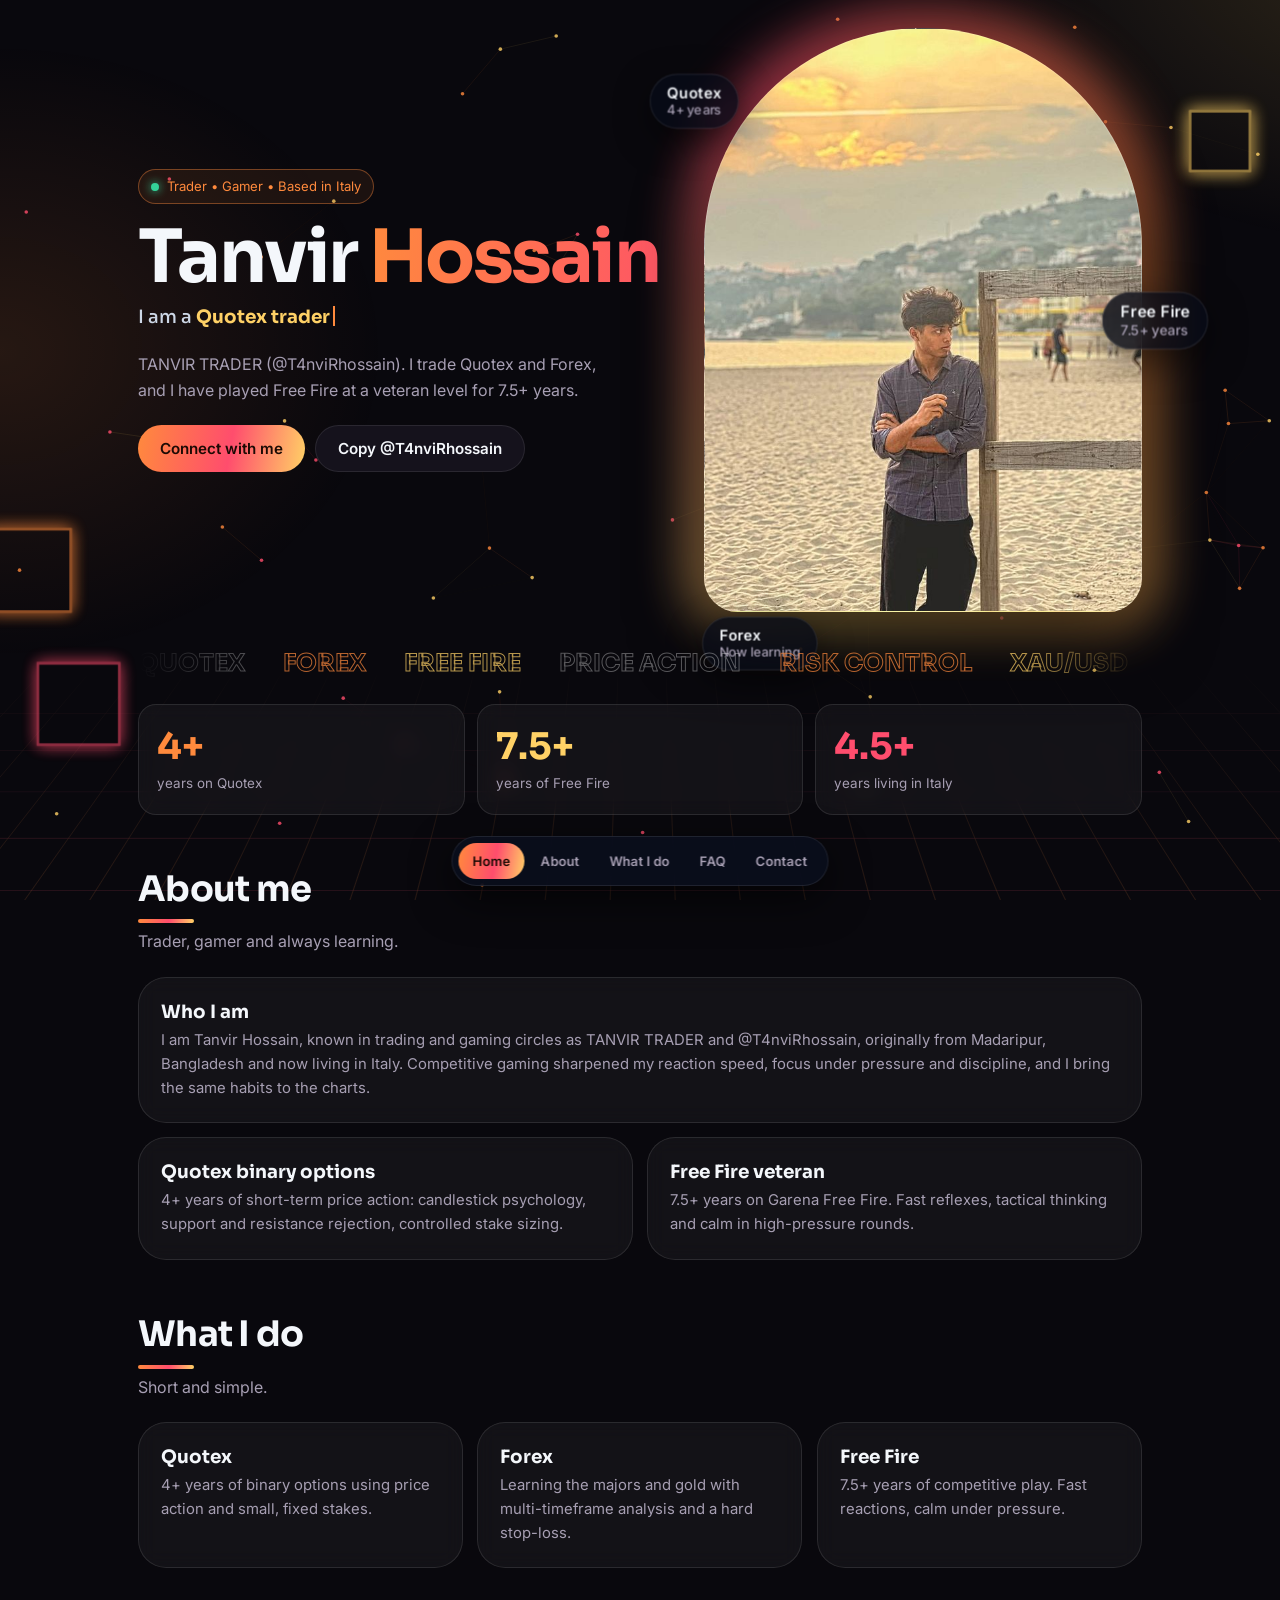
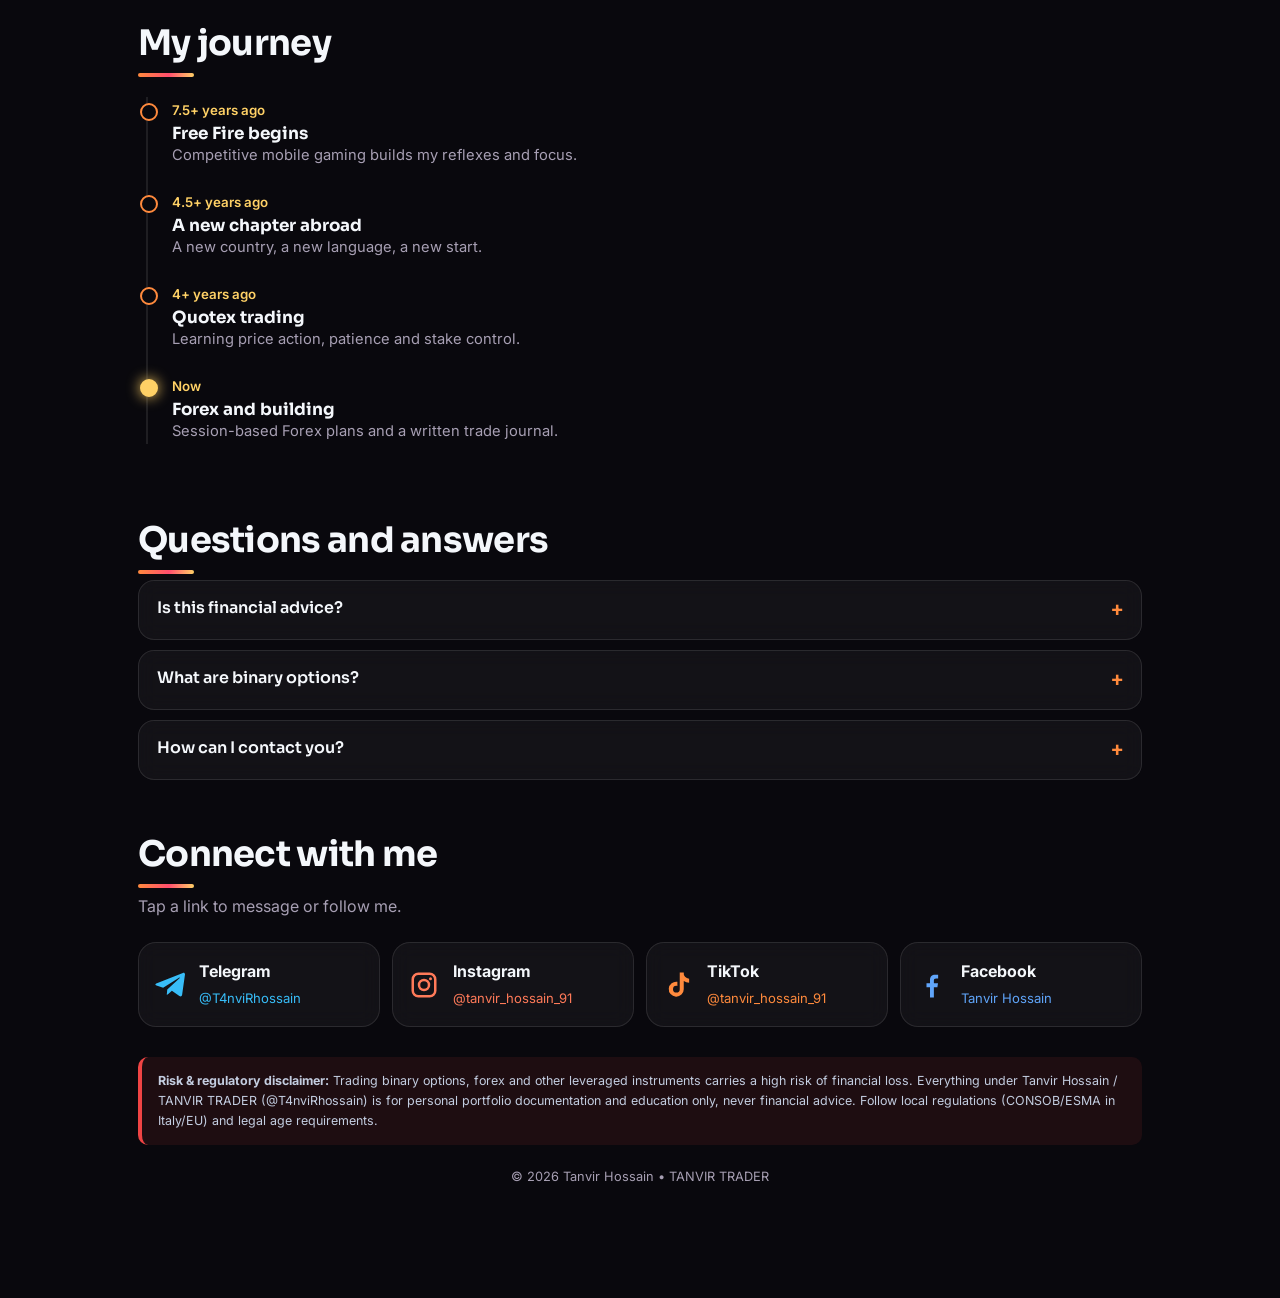
<file: index.html>
<!DOCTYPE html>
<html lang="en">
<head>
<meta charset="UTF-8" />
<meta name="viewport" content="width=device-width, initial-scale=1, viewport-fit=cover" />
<meta name="google-site-verification" content="UdOtcBcV9M1EGRVM60NECrWl9JPXjtpVkQw_QRxQGQQ" />
<meta name="theme-color" content="#09080d" />
<title>Tanvir Hossain (@T4nviRhossain) | TANVIR TRADER &amp; Free Fire Veteran</title>
<meta name="description" content="Official portfolio of Tanvir Hossain (TANVIR TRADER / @T4nviRhossain). Based in Italy, roots in Madaripur, Bangladesh. 4+ years Quotex, Forex trader, 7.5+ years Free Fire veteran." />
<meta name="keywords" content="Tanvir Hossain, TANVIR TRADER, T4nviRhossain, tanvir_hossain_91, Madaripur, Quotex Trader, Forex Trader, Free Fire Veteran" />
<meta name="author" content="Tanvir Hossain" />
<link rel="canonical" href="https://t4nvirhossain.github.io/" />
<meta property="og:type" content="website" />
<meta property="og:url" content="https://t4nvirhossain.github.io/" />
<meta property="og:title" content="Tanvir Hossain | TANVIR TRADER (@T4nviRhossain)" />
<meta property="og:description" content="Italy | Madaripur, BD • 4+ yrs Quotex & Forex • 7.5+ yrs Free Fire veteran." />
<meta property="og:image" content="https://t4nvirhossain.github.io/profile.jpg" />
<script type="application/ld+json">
{"@context":"https://schema.org","@type":"Person","name":"Tanvir Hossain","alternateName":["TANVIR TRADER","T4nviRhossain","tanvir_hossain_91"],"url":"https://t4nvirhossain.github.io/","image":"https://t4nvirhossain.github.io/profile.jpg","jobTitle":"Market Trader & Gaming Veteran","homeLocation":{"@type":"Country","name":"Italy"},"birthPlace":{"@type":"Place","address":{"@type":"PostalAddress","addressLocality":"Madaripur","addressCountry":"Bangladesh"}},"sameAs":["https://t.me/T4nviRhossain","https://www.instagram.com/tanvir_hossain_91","https://www.tiktok.com/@tanvir_hossain_91"]}
</script>
<link rel="preconnect" href="https://fonts.googleapis.com" />
<link rel="preconnect" href="https://fonts.gstatic.com" crossorigin />
<link href="https://fonts.googleapis.com/css2?family=Sora:wght@500;700;800&family=Inter:wght@400;500;600&display=swap" rel="stylesheet" />
<style>
:root{
  --photo:url("[data-uri]");
  --bg:#09080d;--card:#15121c;--line:rgba(255,255,255,.09);--ink:#f4f7fb;--mut:#a79fb3;
  --cy:#ff8a3d;--vi:#ff4d6d;--gold:#ffd166;
  --disp:Sora,system-ui,sans-serif;--body:Inter,system-ui,-apple-system,"Segoe UI",Roboto,sans-serif;
}
*{margin:0;padding:0;box-sizing:border-box}
html{scroll-behavior:smooth;scroll-padding-top:16px;-webkit-text-size-adjust:100%}
body{font:400 16px/1.6 var(--body);background:var(--bg);color:var(--ink);overflow-x:hidden;
  padding-bottom:110px;-webkit-tap-highlight-color:transparent}
body::before{content:"";position:fixed;inset:0;z-index:-2;
  background:radial-gradient(60vmax 40vmax at 85% -5%,rgba(255,209,102,.16),transparent 60%),
  radial-gradient(50vmax 40vmax at 0% 30%,rgba(255,138,61,.12),transparent 60%),
  radial-gradient(50vmax 40vmax at 100% 100%,rgba(255,77,109,.14),transparent 60%)}
#bg{position:fixed;inset:0;width:100%;height:100%;z-index:-1;pointer-events:none}
a{color:inherit;text-decoration:none}
:focus-visible{outline:2px solid var(--cy);outline-offset:3px;border-radius:10px}
.wrap{max-width:1040px;margin:0 auto;padding:0 18px}
section{padding:54px 0 0}
h2{font:700 clamp(1.5rem,4.6vw,2.2rem)/1.15 var(--disp);letter-spacing:-.02em;margin-bottom:6px}
.lead{color:var(--mut);max-width:56ch;margin-bottom:22px}

/* hero */
.hero{display:grid;grid-template-columns:1.1fr .9fr;gap:30px;align-items:center;padding-top:max(28px,env(safe-area-inset-top))}
@media(max-width:800px){.hero{grid-template-columns:1fr}.pic-wrap{order:-1;max-width:330px;margin:0 auto}}
.tag{display:inline-flex;gap:8px;align-items:center;font-size:.82rem;color:var(--cy);border:1px solid rgba(255,138,61,.4);
  background:rgba(255,138,61,.08);padding:6px 12px;border-radius:99px}
.tag i{width:8px;height:8px;border-radius:50%;background:#34d399;box-shadow:0 0 10px #34d399;animation:pl 1.6s infinite}
@keyframes pl{50%{opacity:.3;transform:scale(.7)}}
h1{font:700 clamp(2.5rem,9vw,4.6rem)/1.02 var(--disp);letter-spacing:-.035em;margin:16px 0 10px}
h1 span{background:linear-gradient(95deg,var(--cy),var(--vi) 55%,var(--gold));-webkit-background-clip:text;background-clip:text;color:transparent}
.role{font:500 1.15rem var(--disp);color:var(--soft,#cdd7e6);min-height:1.9em}
.role b{color:var(--gold);font-weight:700}
.role u{display:inline-block;width:2px;height:1.1em;background:var(--cy);vertical-align:-3px;margin-left:3px;animation:bl 1s steps(1) infinite}
@keyframes bl{50%{opacity:0}}
.sub{color:var(--mut);margin:12px 0 22px;max-width:48ch}
.cta{display:flex;gap:10px;flex-wrap:wrap}
.btn{position:relative;overflow:hidden;display:inline-flex;align-items:center;gap:8px;padding:13px 22px;border-radius:14px;
  font:600 .95rem var(--body);cursor:pointer;border:1px solid var(--line);color:var(--ink);background:var(--card);transition:transform .15s,border-color .2s}
.btn.main{border:0;color:#04101a;background:linear-gradient(95deg,var(--cy),var(--vi))}
.btn:hover{border-color:var(--cy)}.btn:active{transform:scale(.94)}
.rip{position:absolute;border-radius:50%;background:rgba(255,255,255,.35);transform:scale(0);animation:rp .6s linear;pointer-events:none}
@keyframes rp{to{transform:scale(4);opacity:0}}

.pic-wrap{perspective:1000px;position:relative}
.frame{position:relative;transform-style:preserve-3d;will-change:transform}
.frame::before{content:"";position:absolute;inset:-14px;border-radius:38px;z-index:-1;
  background:conic-gradient(from 200deg,var(--gold),var(--vi),var(--cy),var(--gold));filter:blur(26px);opacity:.55}
.pic{aspect-ratio:3/4;border-radius:30px;background:var(--photo) 50% 30%/cover;border:1px solid rgba(255,255,255,.18);
  box-shadow:0 30px 70px rgba(0,0,0,.6)}
.chip{position:absolute;padding:8px 14px;border-radius:14px;font:600 .8rem var(--body);white-space:nowrap;
  background:rgba(8,12,24,.82);border:1px solid var(--line);backdrop-filter:blur(8px);-webkit-backdrop-filter:blur(8px);
  box-shadow:0 10px 30px rgba(0,0,0,.5);animation:fl 5s ease-in-out infinite}
.chip small{display:block;color:var(--mut);font-weight:500;font-size:.7rem}
.c1{left:-14px;top:14%;transform:translateZ(70px)}
.c2{right:-12px;top:46%;transform:translateZ(90px);animation-delay:-1.6s}
.c3{left:6%;bottom:-14px;transform:translateZ(60px);animation-delay:-3s}
@keyframes fl{50%{translate:0 -9px}}

#bar{position:fixed;top:0;left:0;height:3px;width:100%;transform-origin:0 50%;transform:scaleX(0);z-index:30;background:linear-gradient(90deg,var(--cy),var(--vi),var(--gold))}
#glow{position:fixed;left:0;top:0;width:420px;height:420px;border-radius:50%;pointer-events:none;z-index:-1;opacity:0;transition:opacity .5s;
  background:radial-gradient(circle,rgba(255,138,61,.17),rgba(255,77,109,.08) 45%,transparent 68%);will-change:transform}
@keyframes up{from{opacity:0;transform:translateY(26px) scale(.98)}to{opacity:1;transform:none}}
.hero>div:first-child>*{animation:up .9s cubic-bezier(.2,.7,.2,1) both}
.hero>div:first-child>:nth-child(2){animation-delay:.1s}.hero>div:first-child>:nth-child(3){animation-delay:.2s}
.hero>div:first-child>:nth-child(4){animation-delay:.3s}.hero>div:first-child>:nth-child(5){animation-delay:.4s}
.pic-wrap{animation:up 1.1s .25s cubic-bezier(.2,.7,.2,1) both}
.marq{overflow:hidden;margin-top:36px;-webkit-mask-image:linear-gradient(90deg,transparent,#000 12%,#000 88%,transparent);mask-image:linear-gradient(90deg,transparent,#000 12%,#000 88%,transparent)}
.marq div{display:flex;width:max-content;animation:mq 26s linear infinite}
.marq span{padding-right:38px;font:700 1.5rem var(--disp);white-space:nowrap;color:transparent;-webkit-text-stroke:1px rgba(255,255,255,.32)}
.marq span:nth-child(3n+2){-webkit-text-stroke-color:rgba(255,138,61,.7)}
.marq span:nth-child(3n){-webkit-text-stroke-color:rgba(255,209,102,.7)}
@keyframes mq{to{transform:translateX(-50%)}}
.bx:active,.sl:active{filter:brightness(1.18)}
/* stats */
.stats{display:grid;grid-template-columns:repeat(auto-fit,minmax(150px,1fr));gap:12px;margin-top:26px}
.stat{padding:18px;border-radius:18px;background:var(--card);border:1px solid var(--line)}
.stat b{display:block;font:700 2rem var(--disp);color:var(--cy)}
.stat:nth-child(2) b{color:var(--gold)}.stat:nth-child(3) b{color:var(--vi)}
.stat span{font-size:.84rem;color:var(--mut)}

/* bento */
.bento{display:grid;grid-template-columns:repeat(6,1fr);gap:14px}
.bx{position:relative;overflow:hidden;padding:22px;border-radius:22px;background:var(--card);border:1px solid var(--line);
  transition:border-color .2s;touch-action:manipulation;will-change:transform}
.bx::after{content:"";position:absolute;inset:0;pointer-events:none;opacity:0;transition:opacity .2s;
  background:radial-gradient(240px circle at var(--mx,50%) var(--my,50%),rgba(255,138,61,.18),transparent 70%)}
.bx.hot{border-color:rgba(255,138,61,.55)}.bx.hot::after{opacity:1}
.bx h3{font:700 1.15rem var(--disp);margin-bottom:6px}
.bx p{color:var(--mut);font-size:.93rem}
.s4{grid-column:span 4}.s3{grid-column:span 3}.s2{grid-column:span 2}.s6{grid-column:span 6}
@media(max-width:800px){.s4,.s3,.s2{grid-column:span 6}}
.route svg{width:100%;height:auto;margin-top:8px}
.route path{stroke:var(--cy);stroke-width:2;fill:none;stroke-dasharray:6 6;animation:dash 1.4s linear infinite}
@keyframes dash{to{stroke-dashoffset:-24}}
.pairs{display:flex;flex-wrap:wrap;gap:8px;margin-top:12px}
.pairs span{padding:6px 12px;border-radius:99px;background:rgba(255,138,61,.1);border:1px solid rgba(255,138,61,.3);font:600 .8rem var(--disp);color:var(--cy)}

/* calculator */
.calc{display:grid;grid-template-columns:1fr 1fr;gap:22px}
@media(max-width:800px){.calc{grid-template-columns:1fr}}
label{display:block;font-size:.82rem;color:var(--mut);margin:10px 0 5px}
input{width:100%;padding:12px 14px;border-radius:12px;border:1px solid var(--line);background:#0a1020;color:var(--ink);font:500 1rem var(--body)}
.out{display:grid;gap:10px;align-content:center}
.out div{padding:16px;border-radius:16px;background:#0a1020;border:1px solid var(--line)}
.out b{display:block;font:700 1.7rem var(--disp);color:var(--gold)}
.out span{font-size:.8rem;color:var(--mut)}
.note{font-size:.78rem;color:var(--mut);margin-top:12px}

/* project */
.proj{display:grid;grid-template-columns:1fr 1fr;gap:22px;align-items:center}
@media(max-width:800px){.proj{grid-template-columns:1fr}}
.mock{aspect-ratio:16/10;border-radius:18px;border:1px solid rgba(140,255,0,.35);position:relative;overflow:hidden;
  background:linear-gradient(160deg,#07110c,#0a1b14);display:grid;place-items:center}
.mock::before{content:"";position:absolute;left:-40%;right:-40%;bottom:-30%;height:70%;transform:perspective(300px) rotateX(62deg);
  background:repeating-linear-gradient(90deg,rgba(25,230,193,.45) 0 1px,transparent 1px 36px),repeating-linear-gradient(0deg,rgba(140,255,0,.4) 0 1px,transparent 1px 36px);
  animation:gm 3s linear infinite}
@keyframes gm{to{background-position:0 0,0 36px}}
.mock b{position:relative;font:700 clamp(1.4rem,5vw,2.1rem) var(--disp);color:#8cff00;text-shadow:0 0 24px rgba(140,255,0,.6)}
.mock b em{font-style:normal;color:#fff}
.mock small{position:absolute;bottom:12px;left:14px;color:#19e6c1;font-size:.75rem}
.ft{display:flex;flex-wrap:wrap;gap:8px;margin:14px 0 18px}
.ft span{padding:5px 11px;border-radius:99px;border:1px solid var(--line);font-size:.78rem;color:var(--mut)}

/* journey */
.tl{position:relative;margin-left:8px;padding-left:24px;border-left:2px solid var(--line)}
.tl div{position:relative;margin-bottom:22px}
.tl div::before{content:"";position:absolute;left:-32px;top:6px;width:14px;height:14px;border-radius:50%;background:var(--bg);border:2px solid var(--cy)}
.tl div:last-child::before{background:var(--gold);border-color:var(--gold);box-shadow:0 0 14px var(--gold)}
.tl small{color:var(--gold);font-weight:600}.tl b{display:block;font:700 1.05rem var(--disp)}.tl p{color:var(--mut);font-size:.92rem}

/* social */
.soc{display:grid;grid-template-columns:repeat(auto-fit,minmax(220px,1fr));gap:12px}
.sl{position:relative;overflow:hidden;display:flex;align-items:center;gap:14px;padding:16px;border-radius:18px;background:var(--card);
  border:1px solid var(--line);transition:transform .2s,border-color .2s,box-shadow .2s;--c:var(--cy)}
.sl:hover,.sl:focus-visible{transform:translateY(-4px);border-color:var(--c);box-shadow:0 12px 30px rgba(0,0,0,.45)}
.sl:active{transform:scale(.95)}
.sl svg{width:30px;height:30px;fill:var(--c);flex:none}
.sl b{display:block}.sl span{font-size:.82rem;color:var(--c)}
.tg{--c:#38bdf8}.ig{--c:#ff7a59}.fb{--c:#60a5fa}.tt{--c:#ff8a3d}
.warn{margin-top:30px;padding:14px 16px;border-left:4px solid #ef4444;border-radius:10px;background:rgba(239,68,68,.09);font-size:.78rem;color:#c3cde0}
footer{text-align:center;color:var(--mut);font-size:.8rem;margin-top:22px}

/* floating nav */
nav{position:fixed;left:50%;bottom:max(14px,env(safe-area-inset-bottom));transform:translateX(-50%);z-index:20;display:flex;gap:2px;
  padding:6px;border-radius:99px;background:rgba(10,15,30,.85);border:1px solid var(--line);backdrop-filter:blur(14px);-webkit-backdrop-filter:blur(14px);
  box-shadow:0 14px 40px rgba(0,0,0,.6);max-width:calc(100vw - 20px)}
nav a{padding:10px 14px;border-radius:99px;font:600 .82rem var(--body);color:var(--mut);transition:.2s;white-space:nowrap}
nav a:hover,nav a.on{background:linear-gradient(95deg,rgba(255,138,61,.2),rgba(255,77,109,.2));color:#fff}
@media(max-width:420px){nav a{padding:10px 10px;font-size:.76rem}}

.js .rv{opacity:0;transform:translateY(22px);transition:opacity .7s,transform .7s cubic-bezier(.2,.7,.2,1)}
.js .rv.in{opacity:1;transform:none}
.js .rv.in.done{transition:transform .25s,border-color .2s,box-shadow .2s}
.js .bx.rv.in.done{transition:border-color .2s}
@media(prefers-reduced-motion:reduce){#glow,#bar{display:none}*,*::before,*::after{animation:none!important;transition:none!important}.js .rv{opacity:1;transform:none}#bg{display:none}}

#fx{position:fixed;inset:0;z-index:-1;overflow:hidden;perspective:900px;pointer-events:none}
.gr{position:absolute;left:-60%;right:-60%;bottom:-20%;height:55%;transform:rotateX(65deg);animation:gg 4s linear infinite;opacity:.6;
  background:repeating-linear-gradient(90deg,rgba(255,138,61,.32) 0 1px,transparent 1px 60px),repeating-linear-gradient(0deg,rgba(255,77,109,.32) 0 1px,transparent 1px 60px);
  -webkit-mask-image:linear-gradient(transparent,#000);mask-image:linear-gradient(transparent,#000)}
@keyframes gg{to{background-position:0 0,0 60px}}
.cb{position:absolute;width:78px;height:78px;transform-style:preserve-3d;animation:cs 18s linear infinite;opacity:.55}
.cb i{position:absolute;inset:0;border:2px solid;box-shadow:0 0 14px currentColor}
.cb i:nth-child(1){transform:translateZ(39px)}.cb i:nth-child(2){transform:rotateY(90deg) translateZ(39px)}.cb i:nth-child(3){transform:rotateY(180deg) translateZ(39px)}
.cb i:nth-child(4){transform:rotateY(-90deg) translateZ(39px)}.cb i:nth-child(5){transform:rotateX(90deg) translateZ(39px)}.cb i:nth-child(6){transform:rotateX(-90deg) translateZ(39px)}
.cb.c1{left:3%;top:58%;color:#ff8a3d}.cb.c2{right:7%;top:16%;width:56px;height:56px;color:#ffd166;animation-duration:13s}.cb.c3{right:2%;top:72%;color:#ff4d6d;animation-duration:22s}
.c1,.c2,.c3{}
@keyframes cs{to{transform:rotateX(360deg) rotateY(360deg)}}
.w{display:inline-block;animation:up .6s both}
.tabs{display:flex;gap:8px;overflow-x:auto;scrollbar-width:none;margin-bottom:14px}
.tabs button{flex:none;padding:10px 18px;border-radius:99px;border:1px solid var(--line);background:var(--card);color:var(--mut);font:600 .9rem var(--body);cursor:pointer;transition:.2s}
.tabs button.on{color:#04101a;border-color:transparent;background:linear-gradient(95deg,var(--cy),var(--vi))}
.tabs button:active{transform:scale(.93)}
.panel{display:none}.panel.on{display:block;animation:up .5s both}
.cards,.pr,.gm{display:grid;gap:14px;grid-template-columns:repeat(auto-fit,minmax(230px,1fr))}
.pr{counter-reset:s}.pr .bx::before{counter-increment:s;content:counter(s);position:absolute;right:16px;top:6px;font:700 4rem var(--disp);color:rgba(255,255,255,.05)}
.ck{list-style:none;display:grid;gap:10px}.ck li{padding-left:28px;position:relative;color:#cdd7e6;font-size:.93rem}
.ck li::before{content:"✓";position:absolute;left:0;color:var(--cy);font-weight:700}
#sess h3 small{font:500 .8rem var(--body);color:var(--gold);margin-left:8px}
.sr{display:grid;grid-template-columns:78px 1fr 52px;gap:10px;align-items:center;margin-top:12px;font-size:.85rem}
.tr{position:relative;height:12px;border-radius:99px;background:#0a1020;overflow:hidden}
.tr i{position:absolute;top:0;bottom:0;border-radius:99px;opacity:.85}
.nw{position:absolute;top:-2px;bottom:-2px;width:2px;background:#fff;box-shadow:0 0 8px #fff}
.sr em{font-style:normal;color:var(--mut);font-size:.78rem}.sr em.op{color:#34d399;font-weight:600}
.gl{display:grid;grid-template-columns:repeat(auto-fit,minmax(150px,1fr));gap:12px}
.fc{perspective:800px;height:140px;cursor:pointer;-webkit-user-select:none;user-select:none}
.fc>div{position:relative;width:100%;height:100%;transform-style:preserve-3d;transition:transform .7s cubic-bezier(.2,.7,.2,1)}
.fc.on>div{transform:rotateY(180deg)}
.fc span{position:absolute;inset:0;display:grid;place-items:center;text-align:center;padding:14px;border-radius:18px;border:1px solid var(--line);background:var(--card);
  backface-visibility:hidden;-webkit-backface-visibility:hidden;font-size:.82rem;color:var(--mut)}
.fc span:first-child{font:700 1.2rem var(--disp);color:var(--cy)}
.fc span:last-child{transform:rotateY(180deg);border-color:rgba(255,209,102,.5);background:linear-gradient(160deg,#16203a,#0f1628)}
.mq{overflow:hidden;-webkit-mask-image:linear-gradient(90deg,transparent,#000 10%,#000 90%,transparent);mask-image:linear-gradient(90deg,transparent,#000 10%,#000 90%,transparent)}
.mq div{display:flex;gap:12px;width:max-content;animation:mq2 40s linear infinite;padding-right:12px}
.mq:active div,.mq:hover div{animation-play-state:paused}
.mq span{padding:16px 22px;border-radius:16px;border:1px solid var(--line);background:var(--card);white-space:nowrap;font:600 .95rem var(--disp);color:#e6edf8}
@keyframes mq2{to{transform:translateX(-50%)}}
.faq{display:grid;gap:10px}
details{border:1px solid var(--line);border-radius:16px;background:var(--card);padding:0 18px;transition:border-color .2s}
details[open]{border-color:rgba(255,138,61,.5)}
summary{cursor:pointer;list-style:none;padding:16px 0;font:600 1rem var(--disp);display:flex;justify-content:space-between;gap:10px}
summary::-webkit-details-marker{display:none}summary::after{content:"+";color:var(--cy);font-size:1.3rem;transition:transform .3s}
details[open] summary::after{transform:rotate(45deg)}
details p{color:var(--mut);font-size:.93rem;padding-bottom:16px;animation:up .4s both}
nav{overflow-x:auto;scrollbar-width:none}nav::-webkit-scrollbar{display:none}nav a{flex:none}

:root{--grad:linear-gradient(100deg,var(--cy),var(--vi) 55%,var(--gold))}
body::before{background-size:130% 130%;animation:aur 14s ease-in-out infinite alternate}
@keyframes aur{to{background-position:100% 70%}}
.bx,.stat,.sl,details{background:rgba(255,255,255,.045);-webkit-backdrop-filter:blur(10px);backdrop-filter:blur(10px);border-color:rgba(255,255,255,.1)}
.bx{border-radius:28px}
.pic{border-radius:220px 220px 34px 34px}
.frame::before{border-radius:220px 220px 48px 48px;opacity:.7}
h1 span{background:var(--grad);background-size:220% auto;-webkit-background-clip:text;background-clip:text;color:transparent;animation:sh 6s linear infinite}
@keyframes sh{to{background-position:220% center}}
h2::after{content:"";display:block;width:56px;height:4px;border-radius:9px;background:var(--grad);margin-top:10px}
.btn{border-radius:99px}
.btn.main{background:var(--grad);color:#1c0a04}
nav a.on,nav a:hover{background:var(--grad);color:#1c0a04}
.stat b{font-size:2.3rem}
.chip{border-radius:99px}
.hero .tag{border-radius:99px}
</style>
</head>
<body>
<div id="fx" aria-hidden="true"><div class="gr"></div><div class="cb c1"><i></i><i></i><i></i><i></i><i></i><i></i></div><div class="cb c2"><i></i><i></i><i></i><i></i><i></i><i></i></div><div class="cb c3"><i></i><i></i><i></i><i></i><i></i><i></i></div></div>
<i id="bar"></i><canvas id="bg" aria-hidden="true"></canvas><div id="glow"></div>

<main class="wrap">
  <header id="home" class="hero">
    <div>
      <span class="tag"><i></i><em id="tg" style="font-style:normal">Trader • Gamer • Based in Italy</em></span>
      <h1>Tanvir <span>Hossain</span></h1>
      <p class="role">I am a <b id="typed"></b><u></u></p>
      <p class="sub">TANVIR TRADER (@T4nviRhossain). I trade Quotex and Forex, and I have played Free Fire at a veteran level for 7.5+ years.</p>
      <div class="cta">
        <a class="btn main rb" href="#contact">Connect with me</a>
        <button class="btn rb" id="copy" type="button">Copy @T4nviRhossain</button>
      </div>
    </div>
    <div class="pic-wrap">
      <div class="frame" data-tilt="12">
        <div class="pic" role="img" aria-label="Tanvir Hossain"></div>
        <div class="chip c1">Quotex<small>4+ years</small></div>
        <div class="chip c2">Free Fire<small>7.5+ years</small></div>
        <div class="chip c3">Forex<small>Now learning</small></div>
      </div>
    </div>
  </header>

  <div class="marq" aria-hidden="true"><div><span>QUOTEX</span><span>FOREX</span><span>FREE FIRE</span><span>PRICE ACTION</span><span>RISK CONTROL</span><span>XAU/USD</span><span>QUOTEX</span><span>FOREX</span><span>FREE FIRE</span><span>PRICE ACTION</span><span>RISK CONTROL</span><span>XAU/USD</span></div></div>

  <div class="stats"><div class="stat"><b data-n="4" data-s="+">0</b><span>years on Quotex</span></div><div class="stat"><b data-n="7.5" data-s="+">0</b><span>years of Free Fire</span></div><div class="stat"><b data-n="4.5" data-s="+">0</b><span>years living in Italy</span></div></div>

  <section id="about">
    <h2 class="rv">About me</h2>
    <p class="lead rv">Trader, gamer and always learning.</p>
    <div class="bento">
      <div class="bx s6" data-tilt="4"><h3>Who I am</h3><p>I am Tanvir Hossain, known in trading and gaming circles as TANVIR TRADER and @T4nviRhossain, originally from Madaripur, Bangladesh and now living in Italy. Competitive gaming sharpened my reaction speed, focus under pressure and discipline, and I bring the same habits to the charts.</p></div>
      <div class="bx s3" data-tilt="6"><h3>Quotex binary options</h3><p>4+ years of short-term price action: candlestick psychology, support and resistance rejection, controlled stake sizing.</p></div>
      <div class="bx s3" data-tilt="6"><h3>Free Fire veteran</h3><p>7.5+ years on Garena Free Fire. Fast reflexes, tactical thinking and calm in high-pressure rounds.</p></div>
    </div>
  </section>

  <section id="trading">
    <h2 class="rv">What I do</h2>
    <p class="lead rv">Short and simple.</p>
    <div class="gm">
      <div class="bx" data-tilt="8"><h3>Quotex</h3><p>4+ years of binary options using price action and small, fixed stakes.</p></div>
      <div class="bx" data-tilt="8"><h3>Forex</h3><p>Learning the majors and gold with multi-timeframe analysis and a hard stop-loss.</p></div>
      <div class="bx" data-tilt="8"><h3>Free Fire</h3><p>7.5+ years of competitive play. Fast reactions, calm under pressure.</p></div>
    </div>
  </section>

  <section id="journey">
    <h2 class="rv">My journey</h2>
    <div class="tl rv" style="margin-top:20px">
      <div><small>7.5+ years ago</small><b>Free Fire begins</b><p>Competitive mobile gaming builds my reflexes and focus.</p></div>
      <div><small>4.5+ years ago</small><b>A new chapter abroad</b><p>A new country, a new language, a new start.</p></div>
      <div><small>4+ years ago</small><b>Quotex trading</b><p>Learning price action, patience and stake control.</p></div>
      <div><small>Now</small><b>Forex and building</b><p>Session-based Forex plans and a written trade journal.</p></div>
    </div>
  </section>

  <section id="faq">
    <h2 class="rv">Questions and answers</h2>
    <div class="faq rv">
      <details><summary>Is this financial advice?</summary><p>No. This is my personal portfolio. Trading is risky, so never risk money you cannot afford to lose.</p></details>
      <details><summary>What are binary options?</summary><p>A contract where you predict if price finishes above or below a level at expiry. The payout is fixed and a loss costs the full stake.</p></details>
      <details><summary>How can I contact you?</summary><p>Message me on Telegram @T4nviRhossain, or find me on Instagram and TikTok at @tanvir_hossain_91.</p></details>
    </div>
  </section>

  <section id="contact">
    <h2 class="rv">Connect with me</h2>
    <p class="lead rv">Tap a link to message or follow me.</p>
    <div class="soc">
      <a class="sl tg rb" href="https://t.me/T4nviRhossain" target="_blank" rel="noopener noreferrer"><svg viewBox="0 0 24 24" aria-hidden="true"><path d="M9.8 15.6l-.4 4.2c.6 0 .9-.3 1.2-.6l2.9-2.7 6 4.4c1.1.6 1.9.3 2.2-1L23.9 4.2c.4-1.6-.6-2.2-1.6-1.8L1.5 10.5C-.1 11.1-.1 12 1.2 12.4l5.3 1.7L18.9 6.3c.6-.4 1.1-.2.7.2z"/></svg><div><b>Telegram</b><span>@T4nviRhossain</span></div></a>
      <a class="sl ig rb" href="https://www.instagram.com/tanvir_hossain_91" target="_blank" rel="noopener noreferrer"><svg viewBox="0 0 24 24" aria-hidden="true"><path d="M7.5 2h9A5.5 5.5 0 0122 7.5v9a5.5 5.5 0 01-5.5 5.5h-9A5.5 5.5 0 012 16.5v-9A5.5 5.5 0 017.5 2zm0 2A3.5 3.5 0 004 7.5v9A3.5 3.5 0 007.5 20h9a3.5 3.5 0 003.5-3.5v-9A3.5 3.5 0 0016.5 4zM12 7a5 5 0 110 10 5 5 0 010-10zm0 2a3 3 0 100 6 3 3 0 000-6zm5.2-3.2a1.2 1.2 0 110 2.4 1.2 1.2 0 010-2.4z"/></svg><div><b>Instagram</b><span>@tanvir_hossain_91</span></div></a>
      <a class="sl tt rb" href="https://www.tiktok.com/@tanvir_hossain_91" target="_blank" rel="noopener noreferrer"><svg viewBox="0 0 24 24" aria-hidden="true"><path d="M16.6 2h-3.2v13.3a2.7 2.7 0 11-2.7-2.7c.3 0 .5 0 .8.1V9.4a6 6 0 105.1 5.9V8.7a7.4 7.4 0 004.3 1.4V6.9a4.3 4.3 0 01-4.3-4.9z"/></svg><div><b>TikTok</b><span>@tanvir_hossain_91</span></div></a>
      <a class="sl fb rb" id="fb" href="#" hidden target="_blank" rel="noopener noreferrer"><svg viewBox="0 0 24 24" aria-hidden="true"><path d="M13.5 22v-8.2h2.8l.5-3.3h-3.3V8.4c0-1 .4-1.7 1.8-1.7h1.6V3.8c-.3 0-1.3-.1-2.4-.1-2.5 0-4.1 1.5-4.1 4.2v2.6H7.6v3.3h2.8V22z"/></svg><div><b>Facebook</b><span>Tanvir Hossain</span></div></a>
    </div>
    <p class="warn"><b>Risk &amp; regulatory disclaimer:</b> Trading binary options, forex and other leveraged instruments carries a high risk of financial loss. Everything under Tanvir Hossain / TANVIR TRADER (@T4nviRhossain) is for personal portfolio documentation and education only, never financial advice. Follow local regulations (CONSOB/ESMA in Italy/EU) and legal age requirements.</p>
    <footer>© <span id="yr"></span> Tanvir Hossain • TANVIR TRADER</footer>
  </section>
</main>

<nav aria-label="Sections"><a href="#home">Home</a><a href="#about">About</a><a href="#trading">What I do</a><a href="#faq">FAQ</a><a href="#contact">Contact</a></nav>

<script>
/* ===== Settings: paste your real links here ===== */
var TOWN = "";           // your town in Italy, e.g. "Loano"  (shown next to "Based in")
var FACEBOOK_URL = "";   // e.g. "https://www.facebook.com/your.profile"  (button stays hidden until set)
/* ================================================= */
(function(){
  var $=function(s,r){return (r||document).querySelector(s)}, $$=function(s,r){return [].slice.call((r||document).querySelectorAll(s))};
  document.documentElement.classList.add('js');
  $('#yr').textContent=new Date().getFullYear();
  if(TOWN)$('#tg').textContent='Trader • Gamer • '+TOWN+', Italy';
  if(FACEBOOK_URL){var f=$('#fb');f.href=FACEBOOK_URL;f.hidden=false}
  var reduce=matchMedia('(prefers-reduced-motion: reduce)').matches;

  /* typing roles */
  var roles=['Quotex trader','Forex learner','Free Fire veteran','gaming strategist'],ri=0,ci=0,del=false,t=$('#typed');
  (function type(){
    var w=roles[ri]; ci+=del?-1:1; t.textContent=w.slice(0,ci);
    var d=del?35:80; if(!del&&ci===w.length){del=true;d=1400} else if(del&&ci===0){del=false;ri=(ri+1)%roles.length;d=300}
    setTimeout(type,reduce?9e9:d);
  })();
  if(reduce) t.textContent=roles[0];

  /* smooth tilt (values are eased inside the main loop) */
  var TL=[];
  $$('[data-tilt]').forEach(function(el){
    var s={el:el,max:+el.dataset.tilt,x:0,y:0,tx:0,ty:0};TL.push(s);
    function mv(e){var r=el.getBoundingClientRect();s.tx=(e.clientX-r.left)/r.width-.5;s.ty=(e.clientY-r.top)/r.height-.5;
      el.style.setProperty('--mx',(s.tx+.5)*100+'%');el.style.setProperty('--my',(s.ty+.5)*100+'%');el.classList.add('hot')}
    function lv(){s.tx=s.ty=0;el.classList.remove('hot')}
    el.addEventListener('pointermove',mv);el.addEventListener('pointerdown',mv);el.addEventListener('pointerleave',lv);el.addEventListener('pointercancel',lv);
    el.addEventListener('pointerup',function(e){if(e.pointerType!=='mouse')setTimeout(lv,450)});
  });

  /* ripple */
  $$('.rb').forEach(function(b){b.addEventListener('pointerdown',function(e){
    var s=document.createElement('span'),r=b.getBoundingClientRect(),d=Math.max(r.width,r.height);
    s.className='rip';s.style.cssText='width:'+d+'px;height:'+d+'px;left:'+(e.clientX-r.left-d/2)+'px;top:'+(e.clientY-r.top-d/2)+'px';
    b.appendChild(s);setTimeout(function(){s.remove()},600)})});

  /* copy */
  var cb=$('#copy'),txt='@T4nviRhossain';
  function ok(){cb.textContent='Copied ✓';setTimeout(function(){cb.textContent='Copy @T4nviRhossain'},1800)}
  function fb(){var a=document.createElement('textarea');a.value=txt;document.body.appendChild(a);a.select();try{document.execCommand('copy');ok()}catch(_){}a.remove()}
  cb.addEventListener('click',function(){navigator.clipboard&&navigator.clipboard.writeText?navigator.clipboard.writeText(txt).then(ok,fb):fb()});

  /* reveal + counters + active nav (all with safe fallback) */
  function count(el){var n=+el.dataset.n,s=el.dataset.s,t0=performance.now();
    (function st(t){var k=Math.min(1,(t-t0)/1200),v=n*(1-Math.pow(1-k,3));el.textContent=(n%1?v.toFixed(1):Math.round(v))+s;if(k<1)requestAnimationFrame(st)})(t0)}
  function showAll(){$$('.rv').forEach(function(e){e.classList.add('in')});$$('[data-n]').forEach(function(e){e.textContent=e.dataset.n+e.dataset.s})}
  $$('.stats>*,.bento>*,.soc>*,.gl>*,.pr>*,.gm>*').forEach(function(e,i){e.classList.add('rv');e.style.transitionDelay=(i%4*90)+'ms'});
  if('IntersectionObserver' in window&&!reduce){
    var io=new IntersectionObserver(function(es){es.forEach(function(e){if(e.isIntersecting){e.target.classList.add('in');$$('[data-n]',e.target).forEach(count);var x=e.target;io.unobserve(x);setTimeout(function(){x.classList.add('done');x.style.transitionDelay=''},1100)}})},{threshold:.15});
    $$('.rv').forEach(function(e){io.observe(e)}); setTimeout(showAll,4000);
    var links=$$('nav a'),so=new IntersectionObserver(function(es){es.forEach(function(e){if(e.isIntersecting){links.forEach(function(a){a.classList.toggle('on',a.getAttribute('href')==='#'+e.target.id)})}})},{rootMargin:'-45% 0px -50% 0px'});
    $$('header[id],section[id]').forEach(function(s){so.observe(s)});
  } else showAll();

  /* word-by-word intro text */
  var sb=$('.sub');sb.innerHTML=sb.textContent.split(' ').map(function(w,i){return '<span class="w" style="animation-delay:'+(.5+i*.045)+'s">'+w+'</span>'}).join(' ');

  /* engine: particles + touch sparks + parallax + eased tilt, one smooth loop */
  var bar=$('#bar');
  function prog(){bar.style.transform='scaleX('+(scrollY/Math.max(1,document.documentElement.scrollHeight-innerHeight))+')'}
  addEventListener('scroll',prog,{passive:true});prog();
  if(reduce)return;
  var cv=$('#bg'),cx=cv.getContext('2d'),G=$('#glow'),W,H,P=[],S=[],m={x:-999,y:-999},N={x:0,y:0,cx:0,cy:0},gx=0,gy=0,COL=['255,138,61','255,77,109','255,209,102'];
  [['h1',9],['.tag',5],['.role',7],['.sub',4],['.cta',3],['.pic-wrap',18],['.marq',6],['.stats',4],['h2',6],['.lead',3]].forEach(function(p){$$(p[0]).forEach(function(e){e.dataset.depth=p[1]})});
  var D=$$('[data-depth]');
  function size(){var d=Math.min(devicePixelRatio||1,2);W=innerWidth;H=innerHeight;cv.width=W*d;cv.height=H*d;cx.setTransform(d,0,0,d,0,0);
    P=[];for(var i=0,n=Math.min(64,W*H/17000|0);i<n;i++)P.push({x:Math.random()*W,y:Math.random()*H,vx:(Math.random()-.5)*.3,vy:(Math.random()-.5)*.3,c:COL[i%3]})}
  size();addEventListener('resize',size);
  function pt(x,y,burst){m.x=x;m.y=y;N.x=x/W*2-1;N.y=y/H*2-1;
    S.push({x:x,y:y,vx:(Math.random()-.5)*.8,vy:(Math.random()-.5)*.8,l:1,c:COL[S.length%3]});
    if(burst)for(var i=0;i<18;i++){var a=Math.random()*6.283,v=1+Math.random()*3.8;S.push({x:x,y:y,vx:Math.cos(a)*v,vy:Math.sin(a)*v,l:1,c:COL[i%3]})}}
  function end(){m.x=m.y=-999;N.x=N.y=0}
  addEventListener('pointermove',function(e){if(e.pointerType==='mouse')pt(e.clientX,e.clientY,0)},{passive:true});
  addEventListener('pointerdown',function(e){if(e.pointerType==='mouse')pt(e.clientX,e.clientY,1)},{passive:true});
  addEventListener('touchstart',function(e){var q=e.touches[0];pt(q.clientX,q.clientY,1)},{passive:true});
  addEventListener('touchmove',function(e){var q=e.touches[0];pt(q.clientX,q.clientY,0)},{passive:true});
  addEventListener('pointerup',end);addEventListener('touchend',end);
  (function loop(){
    cx.clearRect(0,0,W,H);
    N.cx+=(N.x-N.cx)*.07;N.cy+=(N.y-N.cy)*.07;
    var on=m.x>-900;gx+=((on?m.x:gx+210)-210-gx)*.14;gy+=((on?m.y:gy+210)-210-gy)*.14;
    G.style.transform='translate3d('+gx+'px,'+gy+'px,0)';G.style.opacity=on?1:0;
    D.forEach(function(e){var d=+e.dataset.depth;e.style.translate=(-N.cx*d).toFixed(2)+'px '+(-N.cy*d).toFixed(2)+'px'});
    TL.forEach(function(s){s.x+=(s.tx-s.x)*.11;s.y+=(s.ty-s.y)*.11;
      s.el.style.transform='perspective(900px) rotateY('+(s.x*s.max).toFixed(3)+'deg) rotateX('+(-s.y*s.max).toFixed(3)+'deg)'});
    for(var i=0;i<P.length;i++){var p=P[i],dx=p.x-m.x,dy=p.y-m.y,d=Math.hypot(dx,dy)||1;
      if(d<140){p.vx+=dx/d*.06;p.vy+=dy/d*.06}
      p.vx*=.99;p.vy*=.99;p.x+=p.vx;p.y+=p.vy;if(p.x<0)p.x=W;if(p.x>W)p.x=0;if(p.y<0)p.y=H;if(p.y>H)p.y=0;
      cx.fillStyle='rgba('+p.c+',.8)';cx.beginPath();cx.arc(p.x,p.y,1.8,0,6.283);cx.fill();
      for(var j=i+1;j<P.length;j++){var q=P[j],l=Math.hypot(p.x-q.x,p.y-q.y);
        if(l<110){cx.strokeStyle='rgba('+p.c+','+.16*(1-l/110)+')';cx.beginPath();cx.moveTo(p.x,p.y);cx.lineTo(q.x,q.y);cx.stroke()}}}
    cx.globalCompositeOperation='lighter';
    for(var k=S.length-1;k>=0;k--){var s=S[k];s.x+=s.vx;s.y+=s.vy;s.vx*=.96;s.vy*=.96;s.l-=.03;
      if(s.l<=0){S.splice(k,1);continue}
      cx.fillStyle='rgba('+s.c+','+(s.l*.9)+')';cx.beginPath();cx.arc(s.x,s.y,.6+3*s.l,0,6.283);cx.fill()}
    cx.globalCompositeOperation='source-over';
    requestAnimationFrame(loop)})();
})();
</script>
</body>
</html>
</file>
